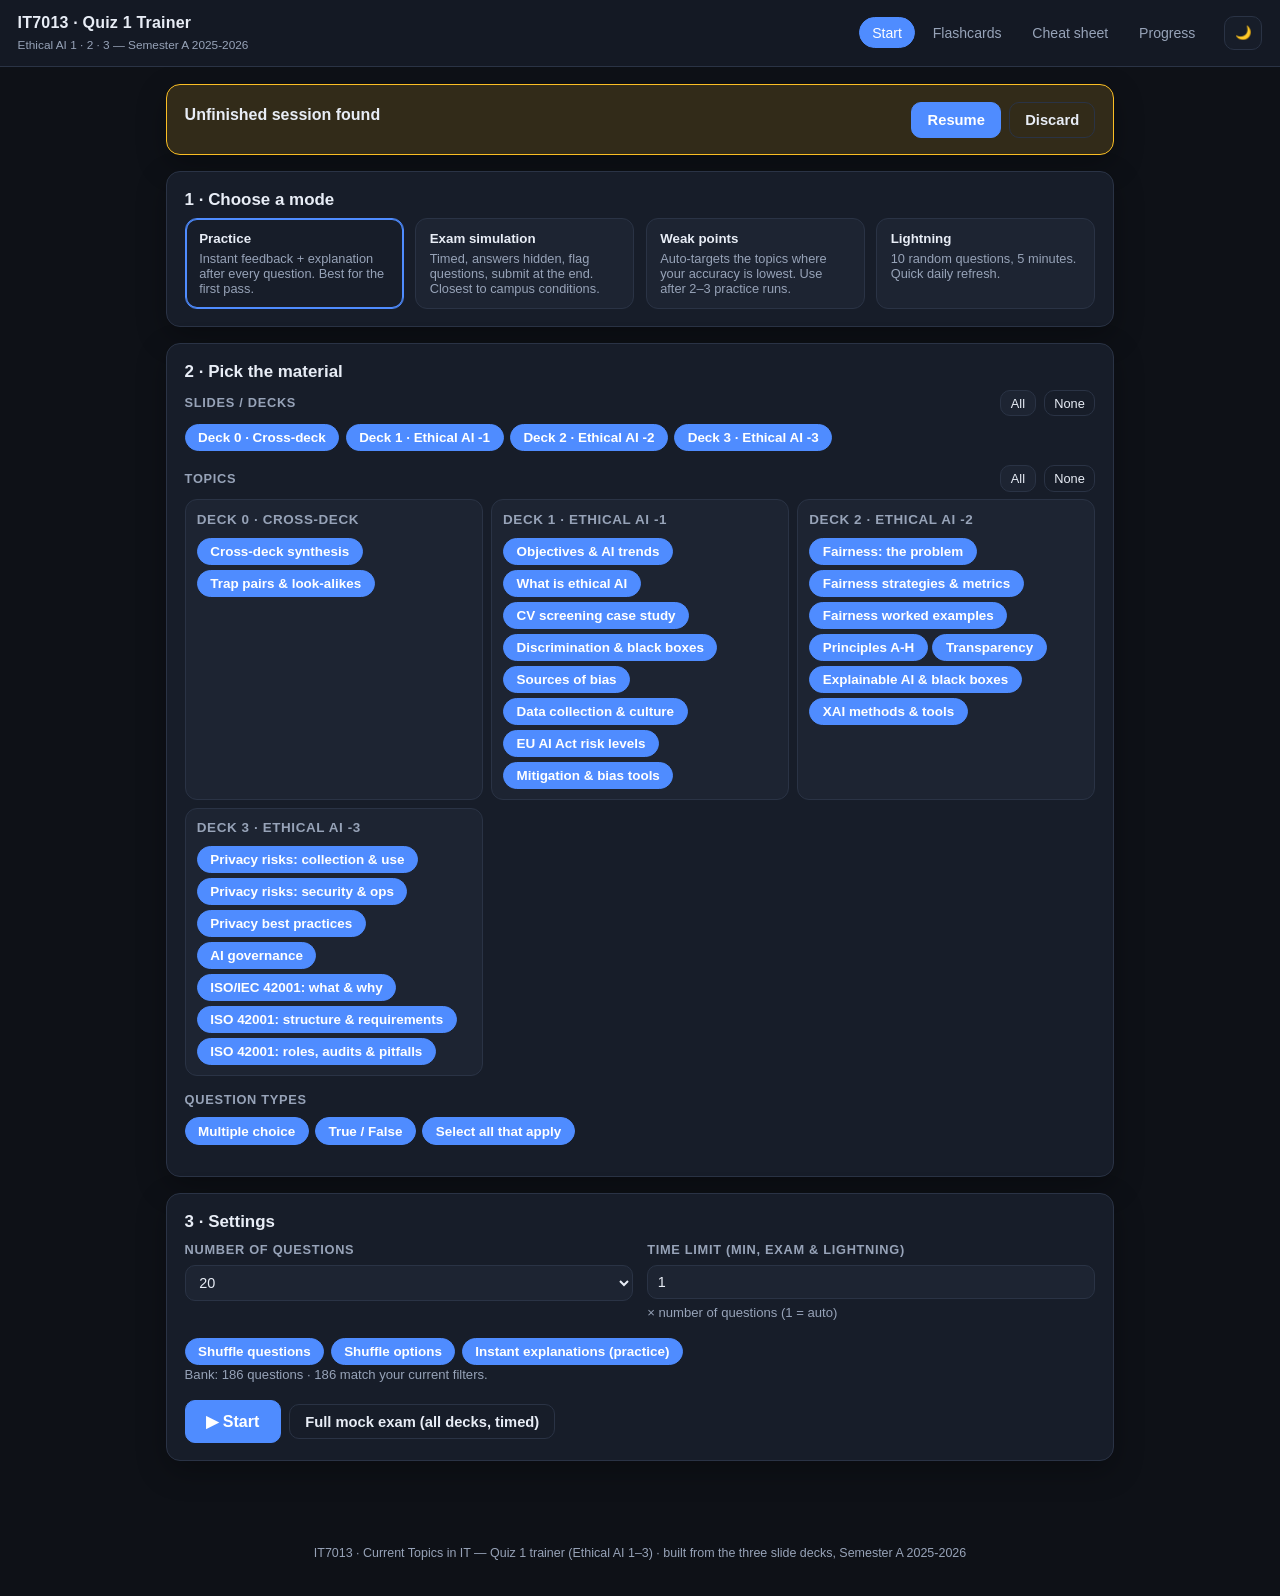
<file: docs/index.html>
<!DOCTYPE html>
<html lang="en" data-theme="dark">
<head>
<meta charset="utf-8" />
<meta name="viewport" content="width=device-width, initial-scale=1" />
<title>IT7013 · Quiz 1 Trainer — Ethical AI 1–3</title>
<meta name="description" content="Offline practice quiz for IT7013 Current Topics in IT — Quiz 1: Ethical AI 1, 2 and 3." />
<link rel="stylesheet" href="styles.css" />
</head>
<body>
<a class="skip-link" href="#main">Skip to content</a>

<header class="topbar">
  <div class="brand">
    <span class="brand-title">IT7013 · Quiz 1 Trainer</span>
    <span class="brand-sub">Ethical AI 1 · 2 · 3 — Semester A 2025-2026</span>
  </div>
  <nav class="tabs" id="tabs" aria-label="Main navigation">
    <button class="tab is-active" data-view="home">Start</button>
    <button class="tab" data-view="flash">Flashcards</button>
    <button class="tab" data-view="sheet">Cheat sheet</button>
    <button class="tab" data-view="stats">Progress</button>
  </nav>
  <button class="theme-btn" id="themeBtn" type="button" title="Toggle light/dark">🌙</button>
</header>

<main id="main">

<!-- ============================ HOME / SETUP ============================ -->
<section class="view is-visible" id="view-home">
  <div class="card resume-card" id="resumeCard" hidden>
    <div>
      <strong>Unfinished session found</strong>
      <p class="muted" id="resumeMeta"></p>
    </div>
    <div class="row">
      <button class="btn primary" id="resumeBtn" type="button">Resume</button>
      <button class="btn ghost" id="discardBtn" type="button">Discard</button>
    </div>
  </div>

  <div class="card">
    <h2 class="card-title">1 · Choose a mode</h2>
    <div class="modes" id="modeGroup" role="radiogroup" aria-label="Quiz mode">
      <button class="mode-card is-active" type="button" role="radio" aria-checked="true" data-mode="practice">
        <span class="mode-name">Practice</span>
        <span class="mode-desc">Instant feedback + explanation after every question. Best for the first pass.</span>
      </button>
      <button class="mode-card" type="button" role="radio" aria-checked="false" data-mode="exam">
        <span class="mode-name">Exam simulation</span>
        <span class="mode-desc">Timed, answers hidden, flag questions, submit at the end. Closest to campus conditions.</span>
      </button>
      <button class="mode-card" type="button" role="radio" aria-checked="false" data-mode="weak">
        <span class="mode-name">Weak points</span>
        <span class="mode-desc">Auto-targets the topics where your accuracy is lowest. Use after 2–3 practice runs.</span>
      </button>
      <button class="mode-card" type="button" role="radio" aria-checked="false" data-mode="lightning">
        <span class="mode-name">Lightning</span>
        <span class="mode-desc">10 random questions, 5 minutes. Quick daily refresh.</span>
      </button>
    </div>
  </div>

  <div class="card">
    <h2 class="card-title">2 · Pick the material</h2>

    <div class="field">
      <div class="field-head">
        <span class="label">Slides / decks</span>
        <span class="row">
          <button class="btn tiny" type="button" data-all="deck">All</button>
          <button class="btn tiny ghost" type="button" data-none="deck">None</button>
        </span>
      </div>
      <div class="chips" id="deckGroup"></div>
    </div>

    <div class="field">
      <div class="field-head">
        <span class="label">Topics</span>
        <span class="row">
          <button class="btn tiny" type="button" data-all="topic">All</button>
          <button class="btn tiny ghost" type="button" data-none="topic">None</button>
        </span>
      </div>
      <div id="topicGroup" class="topics"></div>
    </div>

    <div class="field">
      <div class="field-head"><span class="label">Question types</span></div>
      <div class="chips" id="typeGroup">
        <button class="chip is-on" type="button" data-type="mcq" aria-pressed="true">Multiple choice</button>
        <button class="chip is-on" type="button" data-type="tf" aria-pressed="true">True / False</button>
        <button class="chip is-on" type="button" data-type="multi" aria-pressed="true">Select all that apply</button>
      </div>
    </div>
  </div>

  <div class="card">
    <h2 class="card-title">3 · Settings</h2>
    <div class="grid2">
      <label class="field-inline">
        <span class="label">Number of questions</span>
        <select id="countSelect">
          <option value="10">10</option>
          <option value="15">15</option>
          <option value="20" selected>20</option>
          <option value="30">30</option>
          <option value="40">40</option>
          <option value="0">All matching</option>
        </select>
      </label>
      <label class="field-inline">
        <span class="label">Time limit (min, exam &amp; lightning)</span>
        <input id="timeInput" type="number" min="1" max="180" value="1" />
        <span class="muted small">× number of questions (1 = auto)</span>
      </label>
    </div>
    <div class="chips mt">
      <button class="chip is-on" id="shuffleQ" type="button" aria-pressed="true">Shuffle questions</button>
      <button class="chip is-on" id="shuffleO" type="button" aria-pressed="true">Shuffle options</button>
      <button class="chip is-on" id="instantExpl" type="button" aria-pressed="true">Instant explanations (practice)</button>
    </div>
    <p class="muted small" id="bankSummary"></p>
    <div class="row mt">
      <button class="btn primary big" id="startBtn" type="button">▶ Start</button>
      <button class="btn ghost" id="mockBtn" type="button">Full mock exam (all decks, timed)</button>
    </div>
  </div>
</section>
<!-- ============================== QUIZ VIEW ============================== -->
<section class="view" id="view-quiz">
  <div class="quiz-top">
    <div class="row wrap">
      <span class="pill" id="qMode">Practice</span>
      <span class="pill" id="qCounter">1 / 20</span>
      <span class="pill" id="qScore" hidden>Score 0</span>
      <span class="pill timer" id="qTimer" hidden>00:00</span>
    </div>
    <div class="row">
      <button class="btn tiny ghost" id="navBtn" type="button" hidden>Navigator</button>
      <button class="btn tiny ghost" id="flagBtn" type="button" hidden>Flag (F)</button>
      <button class="btn tiny danger" id="endBtn" type="button">End</button>
    </div>
  </div>
  <div class="progress"><div class="progress-fill" id="progressFill"></div></div>

  <div class="card question-card">
    <div class="qmeta">
      <span class="tag deck" id="qDeck">Deck 1</span>
      <span class="tag" id="qTopic">Topic</span>
      <span class="tag" id="qDiff">medium</span>
      <span class="tag" id="qType">mcq</span>
    </div>
    <h2 class="qtext" id="qText">Question text</h2>
    <p class="muted small" id="qHintMulti" hidden>Select all that apply, then press Check.</p>
    <div class="options" id="qOptions" role="group" aria-label="Answer options"></div>
    <div class="feedback" id="qFeedback" hidden aria-live="polite"></div>
    <div class="row mt">
      <button class="btn primary" id="checkBtn" type="button">Check</button>
      <button class="btn primary" id="nextBtn" type="button" hidden>Next →</button>
      <button class="btn ghost" id="skipBtn" type="button">Skip</button>
      <button class="btn ghost" id="prevBtn" type="button" hidden>← Back</button>
    </div>
    <p class="muted small kbd-hint">Keys: <kbd>1</kbd>–<kbd>6</kbd> or <kbd>A</kbd>–<kbd>F</kbd> choose · <kbd>Enter</kbd> check / next · <kbd>←</kbd><kbd>→</kbd> move · <kbd>F</kbd> flag</p>
  </div>

  <div class="card" id="navigator" hidden>
    <h2 class="card-title">Question navigator</h2>
    <div class="navgrid" id="navGrid"></div>
    <p class="muted small">Green = answered · Amber = flagged · Grey = untouched</p>
  </div>
</section>
<!-- ============================= RESULTS VIEW ============================ -->
<section class="view" id="view-results">
  <div class="card center">
    <div class="score-ring" id="scoreRing"><span id="scorePct">0%</span></div>
    <h2 class="verdict" id="verdict">—</h2>
    <p class="muted" id="resultMeta"></p>
    <div class="row center-row">
      <button class="btn primary" id="retryMissedBtn" type="button">Practise only the ones I missed</button>
      <button class="btn" id="retakeBtn" type="button">New set, same settings</button>
      <button class="btn ghost" id="homeBtn" type="button">Back to start</button>
    </div>
  </div>

  <div class="card">
    <h2 class="card-title">Breakdown</h2>
    <h3 class="sub">By deck</h3>
    <div id="deckBreakdown" class="breakdown"></div>
    <h3 class="sub">By topic — weakest first</h3>
    <div id="topicBreakdown" class="breakdown"></div>
  </div>

  <div class="card">
    <h2 class="card-title">Review every question</h2>
    <div class="row wrap mb">
      <button class="btn tiny" id="filterAll" type="button">All</button>
      <button class="btn tiny ghost" id="filterWrong" type="button">Wrong only</button>
      <button class="btn tiny ghost" id="filterSkipped" type="button">Skipped only</button>
    </div>
    <div id="reviewList" class="review"></div>
  </div>
</section>

<!-- ============================= STATS VIEW ============================== -->
<section class="view" id="view-stats">
  <div class="card">
    <h2 class="card-title">Your progress</h2>
    <div id="statsSummary" class="grid3"></div>
  </div>
  <div class="card">
    <h2 class="card-title">Accuracy by topic — weakest first</h2>
    <p class="muted small">Anything under 90% needs another pass before quiz day.</p>
    <div id="statsTopics" class="breakdown"></div>
    <div class="row mt">
      <button class="btn primary" id="drillWeakBtn" type="button">Drill my weakest topics now</button>
      <button class="btn ghost danger" id="resetStatsBtn" type="button">Reset all progress</button>
    </div>
  </div>
  <div class="card">
    <h2 class="card-title">Attempt history</h2>
    <div class="table-wrap"><table id="historyTable">
      <thead><tr><th>When</th><th>Mode</th><th>Score</th><th>Questions</th><th>Time</th></tr></thead>
      <tbody></tbody>
    </table></div>
    <p class="muted small" id="historyEmpty">No attempts recorded yet.</p>
  </div>
</section>
<!-- =========================== FLASHCARDS VIEW =========================== -->
<section class="view" id="view-flash">
  <div class="card">
    <h2 class="card-title">Flashcards</h2>
    <p class="muted small">Built from the bank: the question is the prompt; the correct answer plus explanation is the back. <kbd>Space</kbd> flips · <kbd>1</kbd> = again · <kbd>2</kbd> = got it.</p>
    <div class="row wrap mt">
      <label class="field-inline"><span class="label">Deck</span>
        <select id="flashDeck"></select>
      </label>
      <label class="field-inline"><span class="label">Topic</span>
        <select id="flashTopic"><option value="all">All topics</option></select>
      </label>
      <button class="btn" id="flashRestart" type="button">Shuffle &amp; restart</button>
    </div>
  </div>
  <div class="card flash-card" id="flashCard" tabindex="0">
    <div class="flash-front" id="flashFront">Press “Shuffle &amp; restart” to begin.</div>
    <div class="flash-back" id="flashBack" hidden></div>
  </div>
  <div class="row center-row">
    <span class="pill" id="flashCounter">0 / 0</span>
    <button class="btn ghost" id="flashAgain" type="button">1 · Again</button>
    <button class="btn primary" id="flashKnow" type="button">2 · Got it</button>
  </div>
</section>

<!-- =========================== CHEAT SHEET VIEW ========================== -->
<section class="view" id="view-sheet">
  <div class="card">
    <h2 class="card-title">High-yield cheat sheet</h2>
    <p class="muted small">The facts that are easiest to mix up under exam pressure, grouped by deck. Use print for a paper copy.</p>
    <div class="row mt">
      <button class="btn" id="printSheet" type="button">Print / save as PDF</button>
      <button class="btn ghost" id="expandAll" type="button">Expand all</button>
      <button class="btn ghost" id="collapseAll" type="button">Collapse all</button>
    </div>
  </div>
  <div id="sheetBody"></div>
</section>

</main>
<footer class="foot">
  <span>IT7013 · Current Topics in IT — Quiz 1 trainer (Ethical AI 1–3) · built from the three slide decks, Semester A 2025-2026</span>
</footer>

<script src="questions.js"></script>
<script src="app.js"></script>
</body>
</html>
</file>
<file: docs/styles.css>
/* ============================================================================
   IT7013 Quiz 1 Trainer — styles
   ========================================================================== */

:root {
  --bg: #0e1117;
  --bg-soft: #141924;
  --card: #171d29;
  --card-2: #1d2432;
  --line: #2a3345;
  --text: #e8edf6;
  --muted: #97a3b8;
  --accent: #4f8cff;
  --accent-2: #7aa8ff;
  --good: #34d399;
  --good-bg: rgba(52, 211, 153, 0.13);
  --bad: #f87171;
  --bad-bg: rgba(248, 113, 113, 0.13);
  --warn: #fbbf24;
  --warn-bg: rgba(251, 191, 36, 0.15);
  --radius: 14px;
  --shadow: 0 10px 30px rgba(0, 0, 0, 0.28);
  color-scheme: dark;
}

:root[data-theme="light"] {
  --bg: #f4f6fb;
  --bg-soft: #ffffff;
  --card: #ffffff;
  --card-2: #f1f4fa;
  --line: #dde3ee;
  --text: #10162a;
  --muted: #5a6782;
  --accent: #2563eb;
  --accent-2: #1d4ed8;
  --good: #0f9d63;
  --good-bg: rgba(15, 157, 99, 0.1);
  --bad: #d92d2d;
  --bad-bg: rgba(217, 45, 45, 0.09);
  --warn: #b4780a;
  --warn-bg: rgba(180, 120, 10, 0.12);
  --shadow: 0 8px 24px rgba(16, 22, 42, 0.08);
  color-scheme: light;
}

* { box-sizing: border-box; }
html, body { margin: 0; padding: 0; }

body {
  background: var(--bg);
  color: var(--text);
  font: 16px/1.55 -apple-system, BlinkMacSystemFont, "Segoe UI", Roboto, "Helvetica Neue", Arial, sans-serif;
  -webkit-font-smoothing: antialiased;
}

h1, h2, h3 { line-height: 1.25; margin: 0 0 .5rem; }
p { margin: 0 0 .6rem; }
a { color: var(--accent-2); }

.skip-link {
  position: absolute; left: -9999px; top: 0; background: var(--accent); color: #fff;
  padding: .6rem 1rem; border-radius: 0 0 8px 0; z-index: 50;
}
.skip-link:focus { left: 0; }

/* ------------------------------- top bar -------------------------------- */
.topbar {
  position: sticky; top: 0; z-index: 20;
  display: flex; align-items: center; gap: 1rem; flex-wrap: wrap;
  padding: .7rem 1.1rem;
  background: var(--bg-soft);
  border-bottom: 1px solid var(--line);
}
.brand { display: flex; flex-direction: column; margin-right: auto; }
.brand-title { font-weight: 700; letter-spacing: .2px; }
.brand-sub { font-size: .74rem; color: var(--muted); }

.tabs { display: flex; gap: .3rem; flex-wrap: wrap; }
.tab {
  background: transparent; border: 1px solid transparent; color: var(--muted);
  padding: .4rem .75rem; border-radius: 999px; cursor: pointer; font-size: .88rem;
}
.tab:hover { color: var(--text); background: var(--card-2); }
.tab.is-active { color: #fff; background: var(--accent); border-color: var(--accent); }

.theme-btn {
  background: var(--card); border: 1px solid var(--line); color: var(--text);
  width: 38px; height: 34px; border-radius: 10px; cursor: pointer;
}

/* -------------------------------- layout -------------------------------- */
main { max-width: 980px; margin: 0 auto; padding: 1.1rem 1rem 3rem; }

.view { display: none; }
.view.is-visible { display: block; animation: fade .18s ease-out; }
@keyframes fade { from { opacity: 0; transform: translateY(4px); } to { opacity: 1; transform: none; } }

.card {
  background: var(--card); border: 1px solid var(--line);
  border-radius: var(--radius); padding: 1.05rem 1.1rem; margin-bottom: 1rem;
  box-shadow: var(--shadow);
}
.card-title { font-size: 1.06rem; }
.card.center { text-align: center; }
.sub { font-size: .82rem; text-transform: uppercase; letter-spacing: .8px; color: var(--muted); margin: 1rem 0 .5rem; }

.muted { color: var(--muted); }
.small { font-size: .82rem; }
.mt { margin-top: .9rem; }
.mb { margin-bottom: .8rem; }
.row { display: flex; gap: .5rem; align-items: center; }
.row.wrap { flex-wrap: wrap; }
.center-row { justify-content: center; flex-wrap: wrap; }
.grid2 { display: grid; grid-template-columns: repeat(auto-fit, minmax(230px, 1fr)); gap: .9rem; }
.grid3 { display: grid; grid-template-columns: repeat(auto-fit, minmax(150px, 1fr)); gap: .8rem; }

kbd {
  background: var(--card-2); border: 1px solid var(--line); border-bottom-width: 2px;
  border-radius: 5px; padding: 0 .3rem; font-size: .78rem;
  font-family: ui-monospace, SFMono-Regular, Menlo, monospace;
}
/* ------------------------------- buttons -------------------------------- */
.btn {
  background: var(--card-2); color: var(--text); border: 1px solid var(--line);
  padding: .55rem .95rem; border-radius: 10px; cursor: pointer; font-size: .92rem;
  font-weight: 600; transition: transform .05s ease, background .15s ease, border-color .15s;
}
.btn:hover { border-color: var(--accent); }
.btn:active { transform: translateY(1px); }
.btn:focus-visible { outline: 2px solid var(--accent); outline-offset: 2px; }
.btn.primary { background: var(--accent); border-color: var(--accent); color: #fff; }
.btn.primary:hover { background: var(--accent-2); }
.btn.ghost { background: transparent; }
.btn.danger { color: var(--bad); border-color: var(--bad); }
.btn.tiny { padding: .3rem .6rem; font-size: .8rem; font-weight: 500; }
.btn.big { padding: .7rem 1.3rem; font-size: 1rem; }
.btn[disabled] { opacity: .45; cursor: not-allowed; }

.chip {
  background: var(--card-2); border: 1px solid var(--line); color: var(--muted);
  border-radius: 999px; padding: .32rem .78rem; cursor: pointer; font-size: .84rem;
}
.chip.is-on {
  background: var(--accent); border-color: var(--accent); color: #fff; font-weight: 600;
}
.chips { display: flex; flex-wrap: wrap; gap: .4rem; }

.pill {
  background: var(--card-2); border: 1px solid var(--line); color: var(--muted);
  border-radius: 999px; padding: .25rem .7rem; font-size: .8rem;
  font-variant-numeric: tabular-nums;
}
.pill.timer { color: var(--warn); border-color: var(--warn); }
.pill.timer.is-low { color: var(--bad); border-color: var(--bad); animation: pulse 1s infinite; }
@keyframes pulse { 50% { opacity: .55; } }

/* ------------------------------ mode cards ------------------------------ */
.modes { display: grid; grid-template-columns: repeat(auto-fit, minmax(210px, 1fr)); gap: .7rem; }
.mode-card {
  text-align: left; background: var(--card-2); border: 1.5px solid var(--line);
  border-radius: 12px; padding: .75rem .85rem; cursor: pointer; color: var(--text);
  display: flex; flex-direction: column; gap: .3rem;
}
.mode-card:hover { border-color: var(--accent-2); }
.mode-card.is-active { border-color: var(--accent); background: var(--card); box-shadow: inset 0 0 0 1px var(--accent); }
.mode-name { font-weight: 700; }
.mode-desc { font-size: .8rem; color: var(--muted); }

/* -------------------------------- fields -------------------------------- */
.field { margin-bottom: .9rem; }
.field-head { display: flex; justify-content: space-between; align-items: center; margin-bottom: .45rem; }
.label { font-size: .8rem; text-transform: uppercase; letter-spacing: .7px; color: var(--muted); font-weight: 600; }
.field-inline { display: flex; flex-direction: column; gap: .3rem; }
.field-inline select, .field-inline input {
  background: var(--card-2); color: var(--text); border: 1px solid var(--line);
  border-radius: 10px; padding: .5rem .6rem; font-size: .9rem;
}
.topics { display: grid; grid-template-columns: repeat(auto-fit, minmax(250px, 1fr)); gap: .5rem; }
.deck-block { border: 1px solid var(--line); border-radius: 12px; padding: .6rem .7rem; background: var(--card-2); }
.deck-block h4 { margin: 0 0 .45rem; font-size: .84rem; color: var(--muted); text-transform: uppercase; letter-spacing: .6px; }
.deck-block .chips { gap: .3rem; }
.resume-card { display: flex; justify-content: space-between; align-items: center; gap: 1rem; flex-wrap: wrap; border-color: var(--warn); background: var(--warn-bg); }
/* --------------------------------- quiz --------------------------------- */
.quiz-top { display: flex; justify-content: space-between; align-items: center; gap: .8rem; flex-wrap: wrap; margin-bottom: .6rem; }
.progress { height: 6px; background: var(--card-2); border-radius: 999px; overflow: hidden; margin-bottom: .9rem; }
.progress-fill { height: 100%; width: 0; background: var(--good); transition: width .25s ease; }

.qmeta { display: flex; gap: .35rem; flex-wrap: wrap; margin-bottom: .6rem; }
.tag { font-size: .72rem; padding: .18rem .55rem; border-radius: 6px; background: var(--card-2); border: 1px solid var(--line); color: var(--muted); }
.tag.deck { color: var(--accent-2); border-color: var(--accent); }
.qtext { font-size: 1.18rem; margin-bottom: .8rem; }

.options { display: flex; flex-direction: column; gap: .5rem; }
.opt {
  display: flex; gap: .7rem; align-items: flex-start; text-align: left;
  background: var(--card-2); border: 1.5px solid var(--line); color: var(--text);
  border-radius: 11px; padding: .65rem .75rem; cursor: pointer; font-size: .95rem;
}
.opt:hover { border-color: var(--accent-2); }
.opt:focus-visible { outline: 2px solid var(--accent); outline-offset: 2px; }
.opt .key {
  flex: 0 0 auto; width: 24px; height: 24px; border-radius: 6px; display: grid; place-items: center;
  background: var(--card); border: 1px solid var(--line); font-size: .76rem; color: var(--muted); font-weight: 700;
}
.opt.is-selected { border-color: var(--accent); }
.opt.is-correct { border-color: var(--good); background: var(--good-bg); }
.opt.is-wrong { border-color: var(--bad); background: var(--bad-bg); }
.opt[disabled] { cursor: default; }

.feedback { margin-top: .9rem; padding: .75rem .85rem; border-radius: 11px; border: 1px solid var(--line); background: var(--card-2); }
.feedback.is-correct { border-color: var(--good); background: var(--good-bg); }
.feedback.is-wrong { border-color: var(--bad); background: var(--bad-bg); }
.feedback.is-skipped { border-color: var(--warn); background: var(--warn-bg); }
.feedback h4 { margin: 0 0 .3rem; font-size: .95rem; }
.feedback .ref { font-size: .78rem; color: var(--muted); margin-top: .35rem; }
.kbd-hint { margin-top: .8rem; }

.navgrid { display: grid; grid-template-columns: repeat(auto-fill, minmax(42px, 1fr)); gap: .35rem; }
.navgrid button {
  background: var(--card-2); border: 1px solid var(--line); color: var(--muted);
  border-radius: 8px; padding: .35rem 0; cursor: pointer; font-size: .8rem;
}
.navgrid button.answered { background: var(--good-bg); border-color: var(--good); color: var(--text); }
.navgrid button.flagged { background: var(--warn-bg); border-color: var(--warn); color: var(--text); }
.navgrid button.current { outline: 2px solid var(--accent); }

/* ------------------------------- results -------------------------------- */
.score-ring {
  width: 148px; height: 148px; border-radius: 50%; margin: .4rem auto .8rem;
  display: grid; place-items: center; font-size: 1.6rem; font-weight: 800;
  background: var(--card-2); position: relative;
}
.score-ring::before {
  content: ""; position: absolute; inset: 11px; border-radius: 50%; background: var(--card);
  border: 1px solid var(--line);
}
.score-ring span { position: relative; z-index: 1; }
.verdict { font-size: 1.2rem; }

.breakdown { display: flex; flex-direction: column; gap: .45rem; }
.bd-row { display: grid; grid-template-columns: 1fr 130px 74px; gap: .6rem; align-items: center; font-size: .86rem; }
.bd-bar { height: 8px; background: var(--card-2); border-radius: 999px; overflow: hidden; }
.bd-bar > i { display: block; height: 100%; background: var(--good); }
.bd-bar > i.mid { background: var(--warn); }
.bd-bar > i.low { background: var(--bad); }
.bd-val { text-align: right; color: var(--muted); font-variant-numeric: tabular-nums; font-size: .8rem; }

.review { display: flex; flex-direction: column; gap: .7rem; }
.rev-item { border: 1px solid var(--line); border-left: 4px solid var(--good); border-radius: 11px; padding: .7rem .85rem; background: var(--card-2); }
.rev-item.wrong { border-left-color: var(--bad); }
.rev-item.skipped { border-left-color: var(--warn); }
.rev-item h4 { margin: 0 0 .4rem; font-size: .95rem; font-weight: 600; }
.rev-line { font-size: .85rem; margin: .18rem 0; }
.rev-line .k { color: var(--muted); }
.rev-why { font-size: .85rem; margin-top: .45rem; padding-top: .45rem; border-top: 1px dashed var(--line); }
.rev-opt { font-size: .85rem; color: var(--muted); margin: .12rem 0 .12rem 1.1rem; }
.rev-opt.correct { color: var(--good); font-weight: 600; }
.rev-opt.chosen-wrong { color: var(--bad); text-decoration: line-through; }

/* -------------------------------- stats --------------------------------- */
.stat-box { background: var(--card-2); border: 1px solid var(--line); border-radius: 12px; padding: .7rem .8rem; }
.stat-box .n { font-size: 1.5rem; font-weight: 800; }
.stat-box .l { font-size: .78rem; color: var(--muted); }
.table-wrap { overflow-x: auto; }
table { width: 100%; border-collapse: collapse; font-size: .86rem; }
th, td { text-align: left; padding: .45rem .5rem; border-bottom: 1px solid var(--line); }
th { color: var(--muted); font-size: .78rem; text-transform: uppercase; letter-spacing: .5px; }

/* ------------------------------ flashcards ------------------------------ */
.flash-card { min-height: 210px; display: grid; place-items: center; cursor: pointer; }
.flash-front { font-size: 1.1rem; font-weight: 600; text-align: center; }
.flash-back { text-align: left; }
.flash-back .ans { color: var(--good); font-weight: 700; margin-bottom: .4rem; }
/* ------------------------------ cheat sheet ----------------------------- */
details.sheet-deck {
  border: 1px solid var(--line); border-radius: var(--radius); background: var(--card);
  margin-bottom: .8rem; box-shadow: var(--shadow);
}
details.sheet-deck > summary { cursor: pointer; padding: .85rem 1rem; font-weight: 700; list-style: none; }
details.sheet-deck > summary::-webkit-details-marker { display: none; }
details.sheet-deck > summary::before { content: "\25B8  "; color: var(--accent); }
details.sheet-deck[open] > summary::before { content: "\25BE  "; }
details.sheet-deck .sheet-body { padding: 0 1rem 1rem; }
details.sheet-topic {
  border: 1px solid var(--line); border-radius: 11px; padding: .5rem .7rem;
  margin-bottom: .5rem; background: var(--card-2);
}
details.sheet-topic > summary { cursor: pointer; font-weight: 600; font-size: .92rem; }
.sheet-body ul { margin: .5rem 0 0 1.1rem; padding: 0; }
.sheet-body li { margin-bottom: .2rem; font-size: .88rem; }
.sheet-body .trap { border-left: 3px solid var(--warn); padding-left: .6rem; margin-top: .5rem; font-size: .86rem; }

.foot { text-align: center; color: var(--muted); font-size: .78rem; padding: 1.2rem 1rem 2rem; }

/* -------------------------------- print -------------------------------- */
@media print {
  :root {
    --bg: #fff; --card: #fff; --card-2: #fff; --text: #000; --line: #bbb;
    --muted: #444; --shadow: none; --accent: #000; --accent-2: #000;
  }
  .topbar, .foot, #view-home, #view-quiz, #view-results, #view-stats, #view-flash { display: none !important; }
  #view-sheet { display: block !important; }
  #view-sheet .card .row { display: none !important; }
  details.sheet-deck, details.sheet-topic { break-inside: avoid; page-break-inside: avoid; }
  details.sheet-deck > summary::before, details.sheet-topic > summary::before { content: ""; }
  body { font-size: 11pt; }
}

@media (max-width: 620px) {
  .brand-sub { display: none; }
  .bd-row { grid-template-columns: 1fr 80px 62px; }
  .qtext { font-size: 1.06rem; }
  .score-ring { width: 124px; height: 124px; font-size: 1.35rem; }
}
</file>
